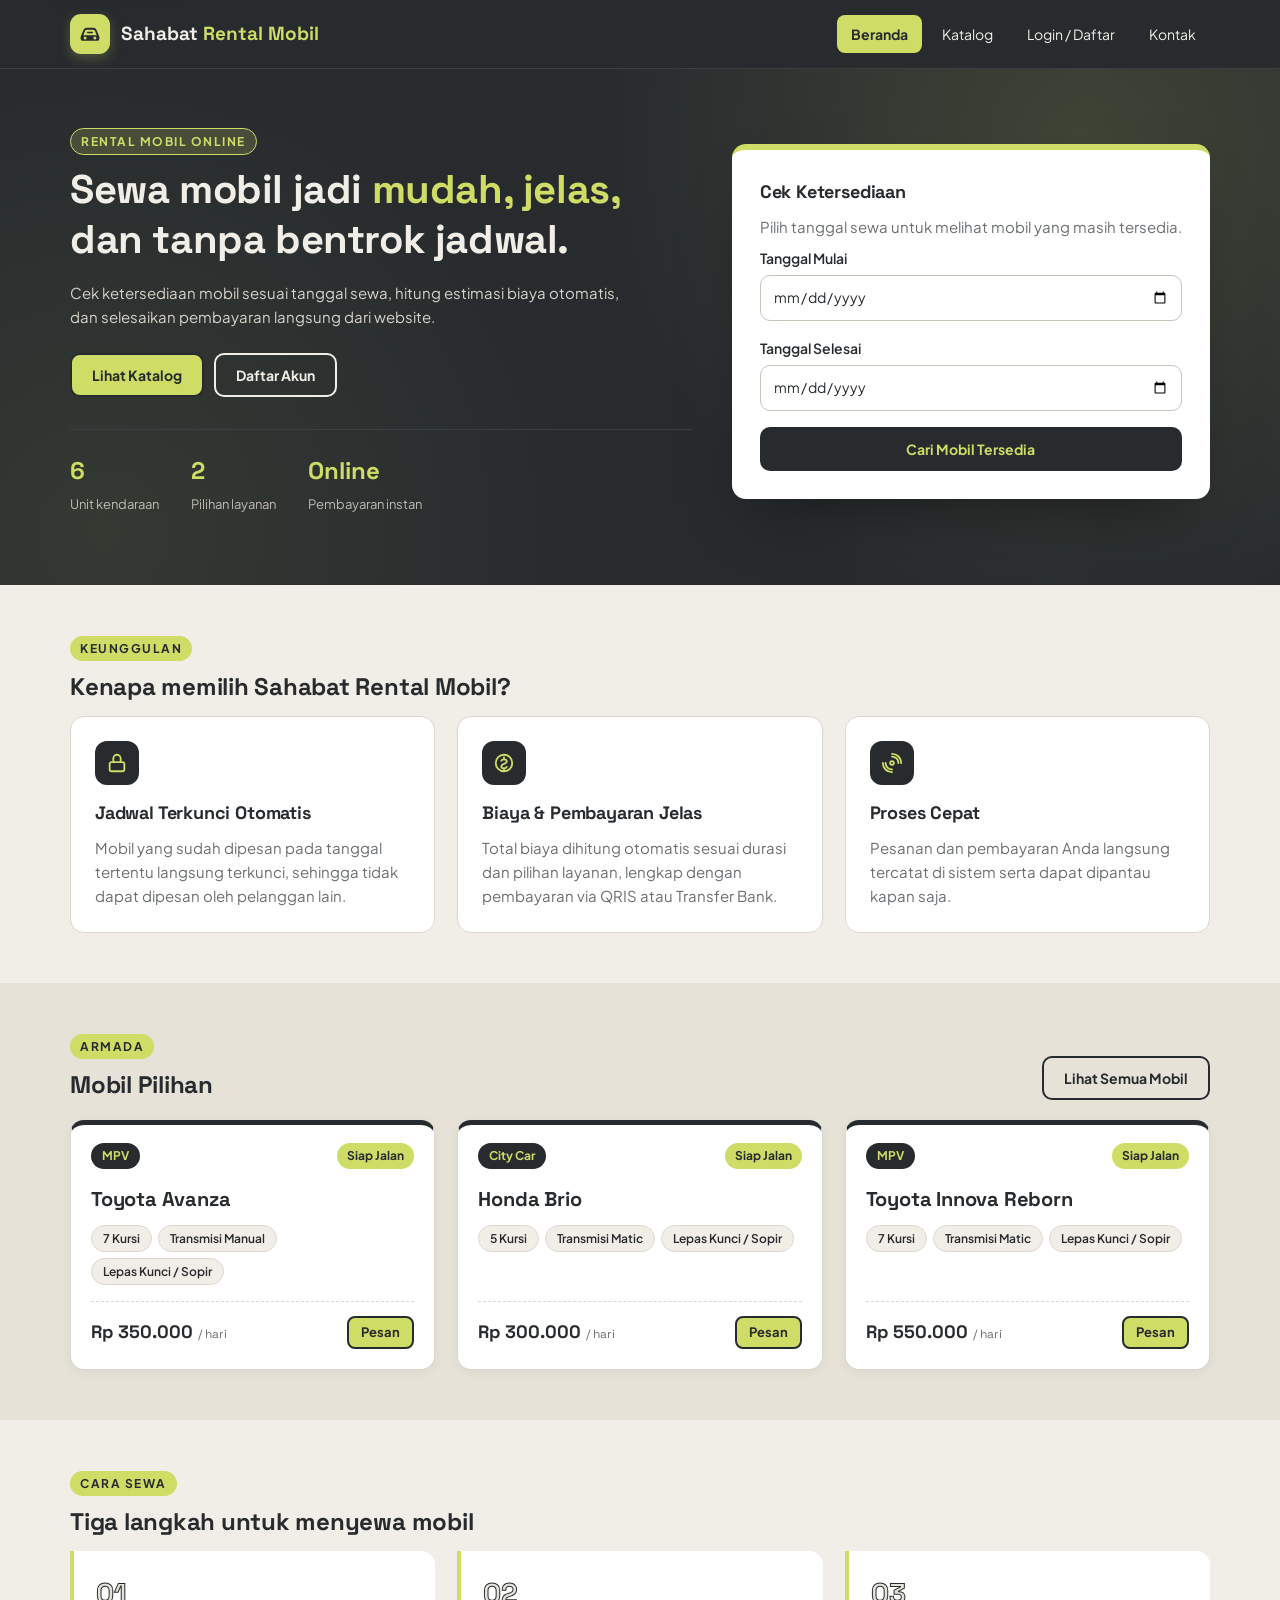
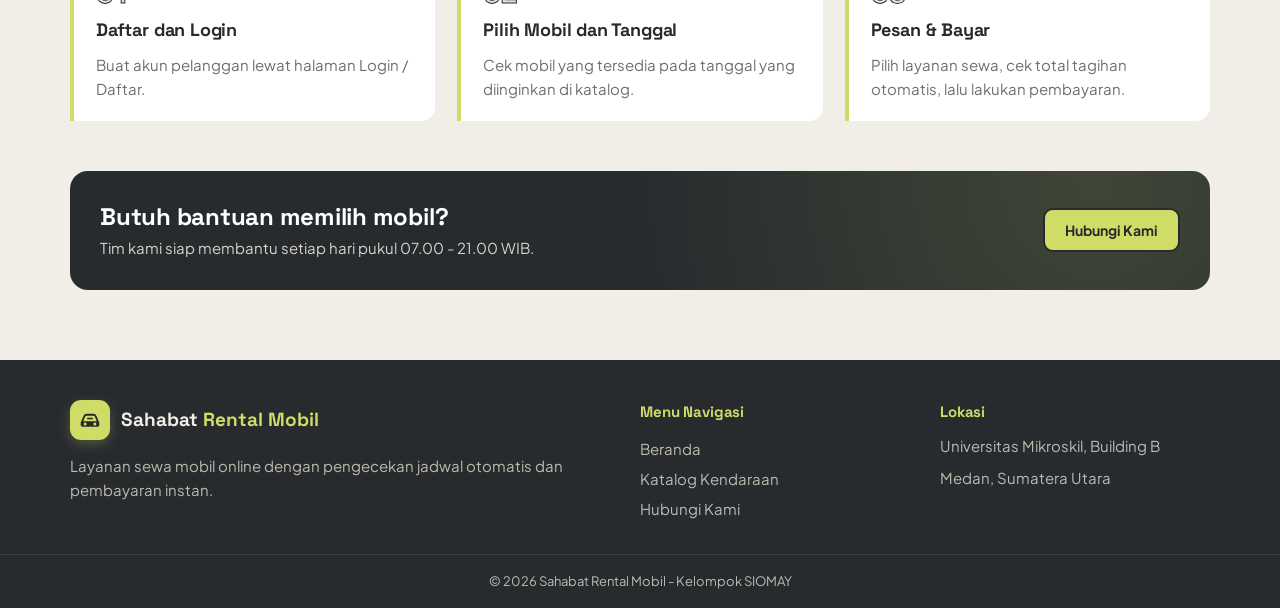
<file: index.html>
<!DOCTYPE html>
<html lang="id">
<head>
  <meta charset="UTF-8">
  <meta name="viewport" content="width=device-width, initial-scale=1.0">
  <title>Beranda - Sahabat Rental Mobil</title>
  <meta name="description" content="Sewa mobil jadi mudah: cek ketersediaan sesuai tanggal, lihat armada, dan pesan langsung secara online.">
  <meta name="theme-color" content="#272B2E">
  <link rel="icon" href="data:image/svg+xml,%3Csvg xmlns='http://www.w3.org/2000/svg' viewBox='0 0 32 32'%3E%3Crect width='32' height='32' rx='8' fill='%23CFDC66'/%3E%3Cpath d='M6 19L9 12C9.5 10.8 10.6 10 12 10H20C21.4 10 22.5 10.8 23 12L26 19' stroke='%23272B2E' stroke-width='2.4' fill='none' stroke-linecap='round'/%3E%3Crect x='5' y='17.5' width='22' height='7' rx='3.5' fill='%23272B2E'/%3E%3C/svg%3E">
  <link rel="preconnect" href="https://fonts.googleapis.com">
  <link rel="preconnect" href="https://fonts.gstatic.com" crossorigin>
  <link href="https://fonts.googleapis.com/css2?family=Plus+Jakarta+Sans:wght@400;600;700&family=Space+Grotesk:wght@500;700&display=swap" rel="stylesheet">
  <link rel="stylesheet" href="style.css">
</head>
<body>

  <!-- Navbar dirender bersama oleh js/script.js -->
  <div id="navbar-root"></div>

  <main>
    <!-- ================= HERO ================= -->
    <section class="hero">
      <div class="container hero-grid">
        <div class="hero-text">
          <span class="label label-light">Rental Mobil Online</span>
          <h1>Sewa mobil jadi <span class="hl">mudah, jelas,</span> dan tanpa bentrok jadwal.</h1>
          <p>Cek ketersediaan mobil sesuai tanggal sewa, hitung estimasi biaya otomatis, dan selesaikan pembayaran langsung dari website.</p>
          <div class="btn-row">
            <a href="katalog.html" class="btn btn-primary">Lihat Katalog</a>
            <a href="login.html#daftar" class="btn btn-ghost" id="hero-btn-daftar">Daftar Akun</a>
          </div>
          <div class="hero-info">
            <div><b id="bk-unit">0</b><span>Unit kendaraan</span></div>
            <div><b>2</b><span>Pilihan layanan</span></div>
            <div><b>Online</b><span>Pembayaran instan</span></div>
          </div>
        </div>
        <form class="search-card" onsubmit="return cariBeranda(event)" novalidate>
          <h3>Cek Ketersediaan</h3>
          <p class="muted">Pilih tanggal sewa untuk melihat mobil yang masih tersedia.</p>
          <div class="alert alert-err" id="bk-err" role="alert" aria-live="assertive"></div>
          <label for="bk-mulai">Tanggal Mulai</label>
          <input type="date" id="bk-mulai">
          <label for="bk-selesai">Tanggal Selesai</label>
          <input type="date" id="bk-selesai">
          <button type="submit" class="btn btn-dark btn-block">Cari Mobil Tersedia</button>
        </form>
      </div>
    </section>

    <!-- ================= KEUNGGULAN ================= -->
    <section class="section">
      <div class="container">
        <span class="label">Keunggulan</span>
        <h2>Kenapa memilih Sahabat Rental Mobil?</h2>
        <div class="grid-3 mt-sm">
          <div class="feature">
            <div class="feature-icon" id="fi-1"></div>
            <h3>Jadwal Terkunci Otomatis</h3>
            <p>Mobil yang sudah dipesan pada tanggal tertentu langsung terkunci, sehingga tidak dapat dipesan oleh pelanggan lain.</p>
          </div>
          <div class="feature">
            <div class="feature-icon" id="fi-2"></div>
            <h3>Biaya &amp; Pembayaran Jelas</h3>
            <p>Total biaya dihitung otomatis sesuai durasi dan pilihan layanan, lengkap dengan pembayaran via QRIS atau Transfer Bank.</p>
          </div>
          <div class="feature">
            <div class="feature-icon" id="fi-3"></div>
            <h3>Proses Cepat</h3>
            <p>Pesanan dan pembayaran Anda langsung tercatat di sistem serta dapat dipantau kapan saja.</p>
          </div>
        </div>
      </div>
    </section>

    <!-- ================= MOBIL PILIHAN ================= -->
    <section class="section section-alt">
      <div class="container">
        <div class="section-head">
          <div><span class="label">Armada</span><h2>Mobil Pilihan</h2></div>
          <a href="katalog.html" class="btn btn-outline">Lihat Semua Mobil</a>
        </div>
        <div class="grid-3" id="bk-list"></div>
      </div>
    </section>

    <!-- ================= CARA SEWA ================= -->
    <section class="section">
      <div class="container">
        <span class="label">Cara Sewa</span>
        <h2>Tiga langkah untuk menyewa mobil</h2>
        <ol class="steps mt-sm">
          <li class="step"><span>01</span><h3>Daftar dan Login</h3><p>Buat akun pelanggan lewat halaman Login / Daftar.</p></li>
          <li class="step"><span>02</span><h3>Pilih Mobil dan Tanggal</h3><p>Cek mobil yang tersedia pada tanggal yang diinginkan di katalog.</p></li>
          <li class="step"><span>03</span><h3>Pesan &amp; Bayar</h3><p>Pilih layanan sewa, cek total tagihan otomatis, lalu lakukan pembayaran.</p></li>
        </ol>
      </div>
    </section>

    <!-- ================= CTA ================= -->
    <section class="section section-flush">
      <div class="container">
        <div class="cta">
          <div>
            <h2>Butuh bantuan memilih mobil?</h2>
            <p>Tim kami siap membantu setiap hari pukul 07.00 - 21.00 WIB.</p>
          </div>
          <a href="kontak.html" class="btn btn-primary">Hubungi Kami</a>
        </div>
      </div>
    </section>
  </main>

  <!-- Footer dirender bersama oleh js/script.js -->
  <div id="footer-root"></div>

  <script src="script.js"></script>
</body>
</html>
</file>
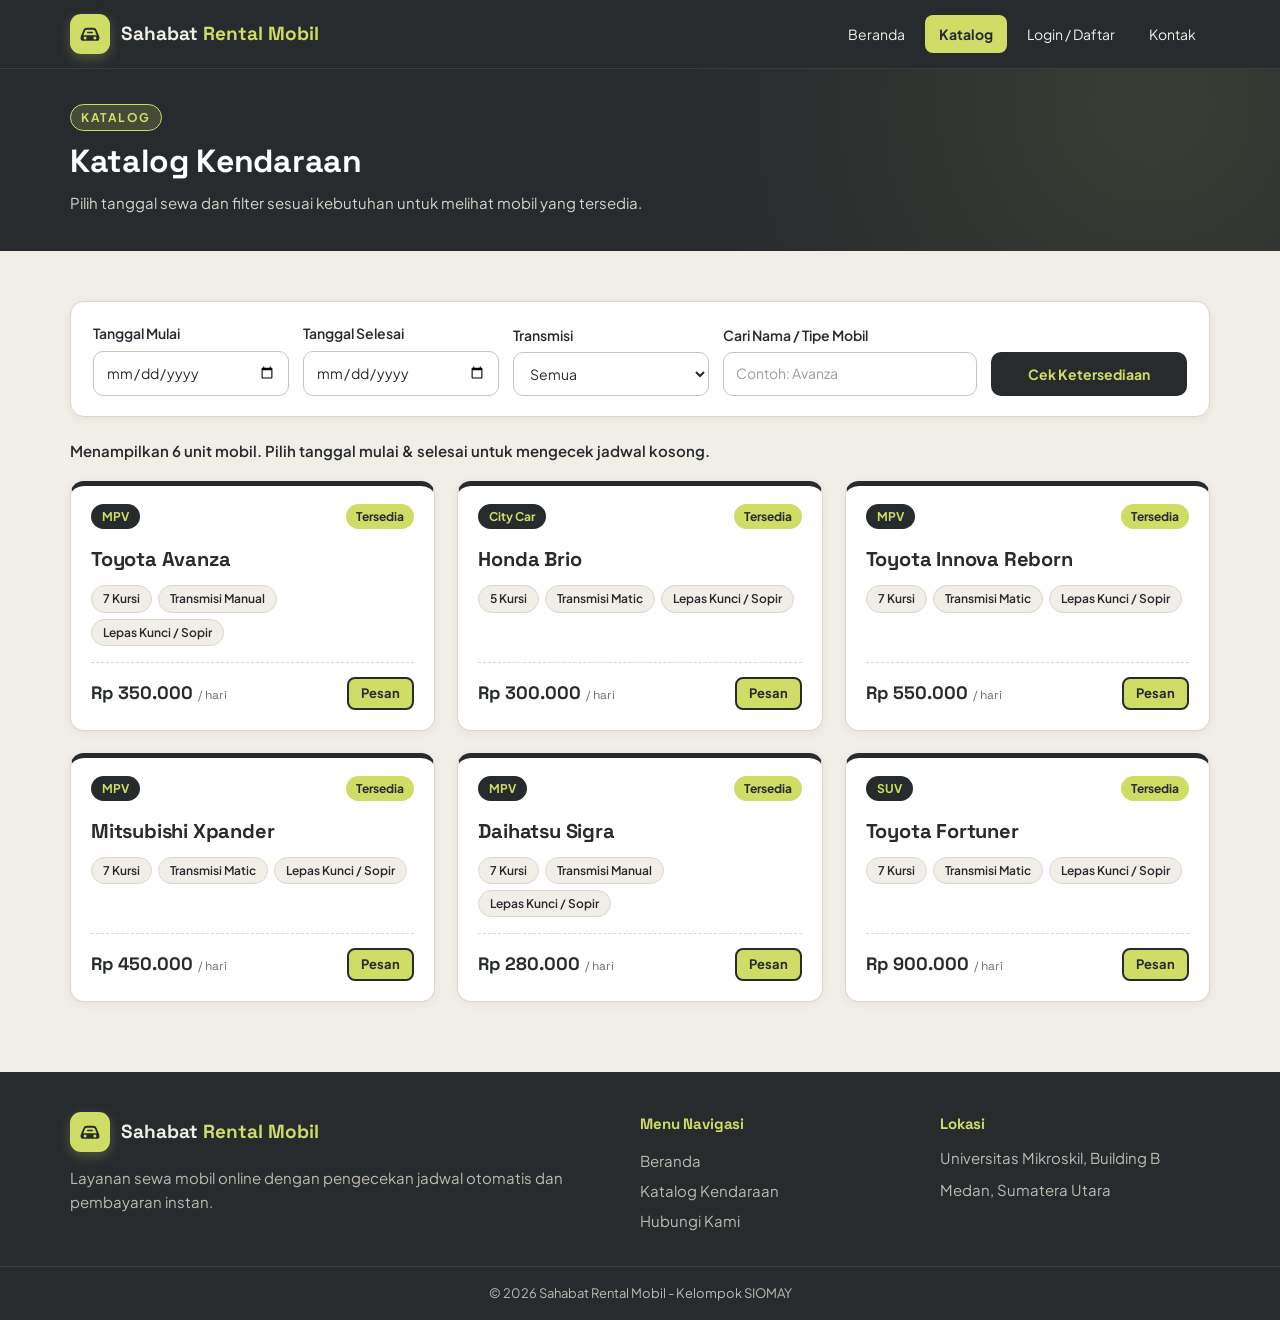
<file: katalog.html>
<!DOCTYPE html>
<html lang="id">
<head>
  <meta charset="UTF-8">
  <meta name="viewport" content="width=device-width, initial-scale=1.0">
  <title>Katalog Kendaraan - Sahabat Rental Mobil</title>
  <meta name="description" content="Katalog armada Sahabat Rental Mobil: cek ketersediaan mobil berdasarkan tanggal sewa, filter transmisi, dan cari nama mobil.">
  <meta name="theme-color" content="#272B2E">
  <link rel="icon" href="data:image/svg+xml,%3Csvg xmlns='http://www.w3.org/2000/svg' viewBox='0 0 32 32'%3E%3Crect width='32' height='32' rx='8' fill='%23CFDC66'/%3E%3Cpath d='M6 19L9 12C9.5 10.8 10.6 10 12 10H20C21.4 10 22.5 10.8 23 12L26 19' stroke='%23272B2E' stroke-width='2.4' fill='none' stroke-linecap='round'/%3E%3Crect x='5' y='17.5' width='22' height='7' rx='3.5' fill='%23272B2E'/%3E%3C/svg%3E">
  <link rel="preconnect" href="https://fonts.googleapis.com">
  <link rel="preconnect" href="https://fonts.gstatic.com" crossorigin>
  <link href="https://fonts.googleapis.com/css2?family=Plus+Jakarta+Sans:wght@400;600;700&family=Space+Grotesk:wght@500;700&display=swap" rel="stylesheet">
  <link rel="stylesheet" href="style.css">
</head>
<body>

  <div id="navbar-root"></div>

  <main>
    <div class="page-head">
      <div class="container">
        <span class="label label-light">Katalog</span>
        <h1>Katalog Kendaraan</h1>
        <p>Pilih tanggal sewa dan filter sesuai kebutuhan untuk melihat mobil yang tersedia.</p>
      </div>
    </div>

    <section class="section">
      <div class="container">
        <form class="box filter-box no-print" onsubmit="event.preventDefault(); tampilKatalog();" novalidate>
          <div class="alert alert-err" id="kt-err" role="alert" aria-live="assertive"></div>
          <div class="filter-grid">
            <div>
              <label for="kt-mulai">Tanggal Mulai</label>
              <input type="date" id="kt-mulai" onchange="tampilKatalog()">
            </div>
            <div>
              <label for="kt-selesai">Tanggal Selesai</label>
              <input type="date" id="kt-selesai" onchange="tampilKatalog()">
            </div>
            <div>
              <label for="kt-transmisi">Transmisi</label>
              <select id="kt-transmisi" onchange="tampilKatalog()">
                <option value="">Semua</option>
                <option>Manual</option>
                <option>Matic</option>
              </select>
            </div>
            <div>
              <label for="kt-cari">Cari Nama / Tipe Mobil</label>
              <input type="search" id="kt-cari" placeholder="Contoh: Avanza" oninput="tampilKatalog()" autocomplete="off">
            </div>
            <div>
              <button type="submit" class="btn btn-dark btn-block">Cek Ketersediaan</button>
            </div>
          </div>
        </form>
        <p class="result-info" id="kt-info" aria-live="polite"></p>
        <div class="grid-3" id="kt-list"></div>
      </div>
    </section>
  </main>

  <div id="footer-root"></div>

  <script src="script.js"></script>
</body>
</html>
</file>
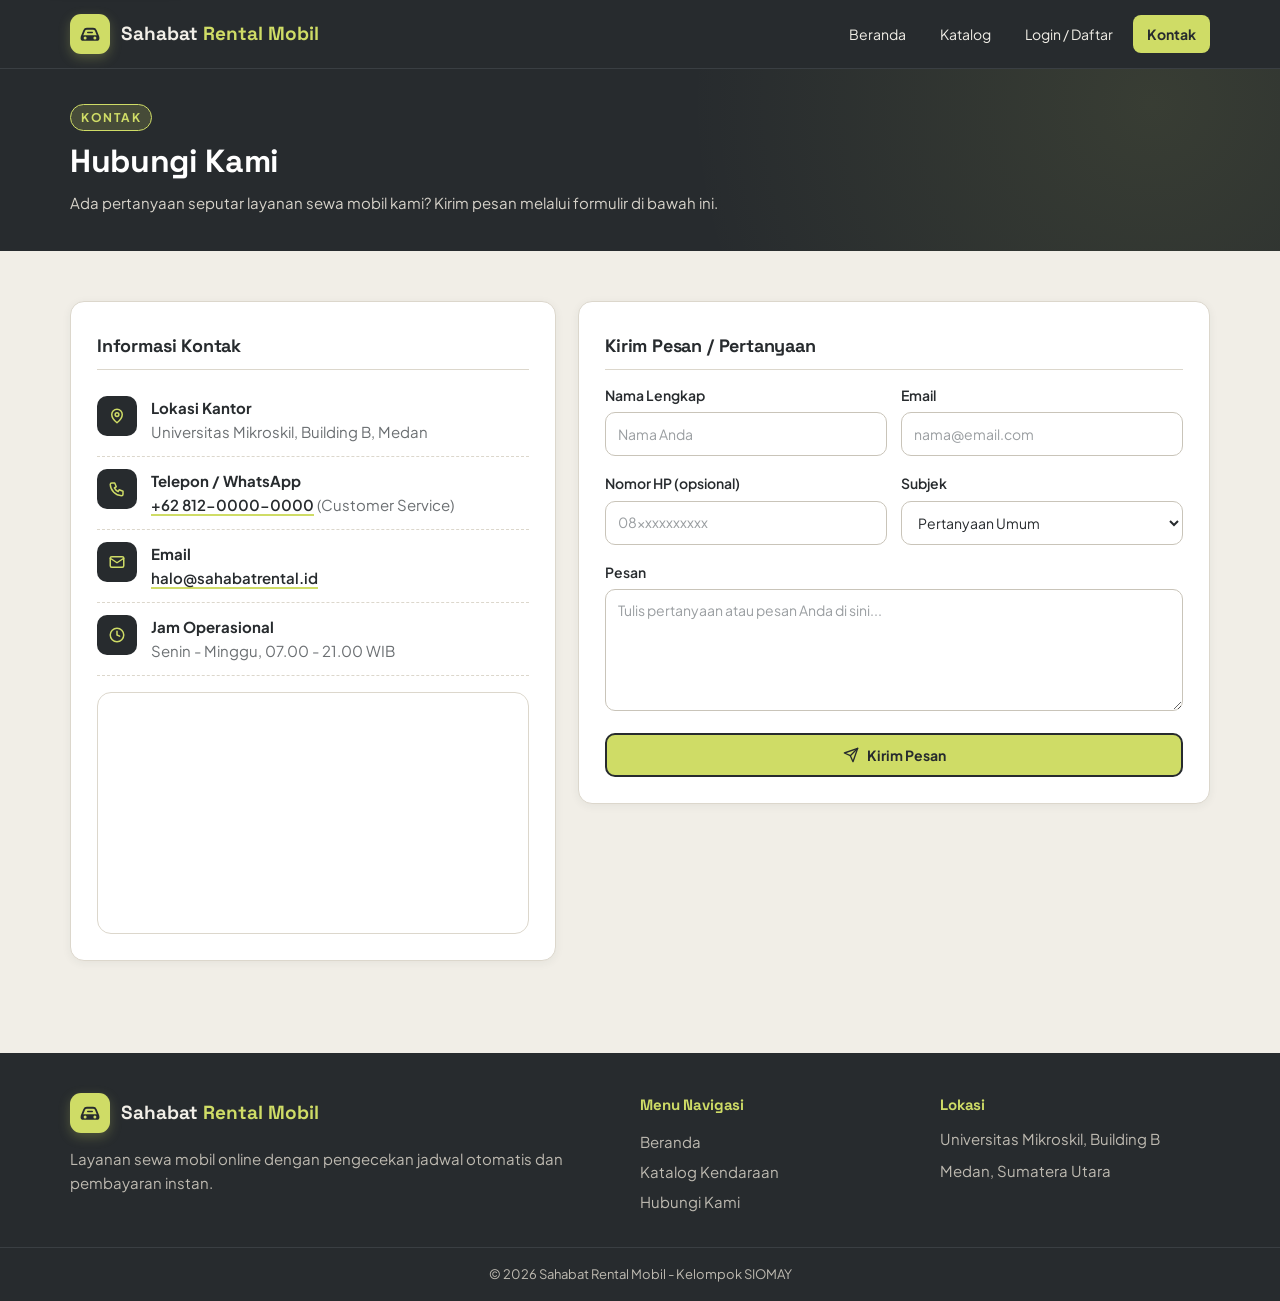
<file: kontak.html>
<!DOCTYPE html>
<html lang="id">
<head>
  <meta charset="UTF-8">
  <meta name="viewport" content="width=device-width, initial-scale=1.0">
  <title>Kontak - Sahabat Rental Mobil</title>
  <meta name="description" content="Hubungi Sahabat Rental Mobil: lokasi peta Google Maps, telepon, email, jam operasional, dan formulir pesan.">
  <meta name="theme-color" content="#272B2E">
  <link rel="icon" href="data:image/svg+xml,%3Csvg xmlns='http://www.w3.org/2000/svg' viewBox='0 0 32 32'%3E%3Crect width='32' height='32' rx='8' fill='%23CFDC66'/%3E%3Cpath d='M6 19L9 12C9.5 10.8 10.6 10 12 10H20C21.4 10 22.5 10.8 23 12L26 19' stroke='%23272B2E' stroke-width='2.4' fill='none' stroke-linecap='round'/%3E%3Crect x='5' y='17.5' width='22' height='7' rx='3.5' fill='%23272B2E'/%3E%3C/svg%3E">
  <link rel="preconnect" href="https://fonts.googleapis.com">
  <link rel="preconnect" href="https://fonts.gstatic.com" crossorigin>
  <link href="https://fonts.googleapis.com/css2?family=Plus+Jakarta+Sans:wght@400;600;700&family=Space+Grotesk:wght@500;700&display=swap" rel="stylesheet">
  <link rel="stylesheet" href="style.css">
</head>
<body>

  <div id="navbar-root"></div>

  <main>
    <div class="page-head">
      <div class="container">
        <span class="label label-light">Kontak</span>
        <h1>Hubungi Kami</h1>
        <p>Ada pertanyaan seputar layanan sewa mobil kami? Kirim pesan melalui formulir di bawah ini.</p>
      </div>
    </div>

    <section class="section">
      <div class="container kontak-grid">
        <!-- Info kontak & Google Maps -->
        <div class="box">
          <h3 class="form-title">Informasi Kontak</h3>
          <div class="info-item">
            <div class="info-icon" id="ic-lokasi"></div>
            <div><b>Lokasi Kantor</b><p>Universitas Mikroskil, Building B, Medan</p></div>
          </div>
          <div class="info-item">
            <div class="info-icon" id="ic-telepon"></div>
            <div><b>Telepon / WhatsApp</b><p><a href="tel:+6281200000000">+62 812-0000-0000</a> (Customer Service)</p></div>
          </div>
          <div class="info-item">
            <div class="info-icon" id="ic-email"></div>
            <div><b>Email</b><p><a href="mailto:halo@sahabatrental.id">halo@sahabatrental.id</a></p></div>
          </div>
          <div class="info-item">
            <div class="info-icon" id="ic-jam"></div>
            <div><b>Jam Operasional</b><p>Senin - Minggu, 07.00 - 21.00 WIB</p></div>
          </div>

          <div class="map-embed">
            <iframe
              src="https://www.google.com/maps/embed?pb=!1m18!1m12!1m3!1d3981.9983291637222!2d98.6880525250919!3d3.587857300298984!2m3!1f0!2f0!3f0!3m2!1i1024!2i768!4f13.1!3m3!1m2!1s0x303131b05672220d%3A0xba277a5eddb19abe!2sUniversitas%20Mikroskil%2C%20Building%20B!5e0!3m2!1sen!2sid!4v1776270482699!5m2!1sen!2sid"
              width="100%"
              height="240"
              style="border:0;"
              allowfullscreen=""
              loading="lazy"
              referrerpolicy="no-referrer-when-downgrade"
              title="Lokasi Sahabat Rental Mobil">
            </iframe>
          </div>
        </div>

        <!-- Form kontak murni untuk pertanyaan/pesan -->
        <div class="box">
          <h3 class="form-title">Kirim Pesan / Pertanyaan</h3>
          <div class="alert alert-err" id="kn-err" role="alert" aria-live="assertive"></div>
          <form onsubmit="return kirimPesan(event)" novalidate>
            <div class="grid-2 gap-sm">
              <div>
                <label for="kn-nama">Nama Lengkap</label>
                <input type="text" id="kn-nama" placeholder="Nama Anda" autocomplete="name" maxlength="60">
              </div>
              <div>
                <label for="kn-email">Email</label>
                <input type="email" id="kn-email" placeholder="nama@email.com" autocomplete="email" maxlength="80">
              </div>
            </div>
            <div class="grid-2 gap-sm">
              <div>
                <label for="kn-hp">Nomor HP (opsional)</label>
                <input type="tel" id="kn-hp" placeholder="08xxxxxxxxxx" autocomplete="tel" inputmode="numeric" maxlength="16">
              </div>
              <div>
                <label for="kn-subjek">Subjek</label>
                <select id="kn-subjek">
                  <option>Pertanyaan Umum</option>
                  <option>Konsultasi Armada</option>
                  <option>Kerja Sama</option>
                  <option>Lainnya</option>
                </select>
              </div>
            </div>
            <label for="kn-pesan">Pesan</label>
            <textarea id="kn-pesan" rows="5" maxlength="1000" placeholder="Tulis pertanyaan atau pesan Anda di sini..."></textarea>
            <button type="submit" class="btn btn-primary btn-block" id="kn-kirim">Kirim Pesan</button>
          </form>
        </div>
      </div>
    </section>
  </main>

  <div id="footer-root"></div>

  <script src="script.js"></script>
</body>
</html>
</file>
<file: style.css>
/* =========================================================
   Sahabat Rental Mobil — css/style.css
   Palet Gen Z: #F1EEE7 (beige), #272B2E (charcoal), #CFDC66 (lemon)
   ========================================================= */
*, *::before, *::after { margin: 0; padding: 0; box-sizing: border-box; }

:root {
  --beige: #F1EEE7;
  --beige-2: #E6E2D8;
  --charcoal: #272B2E;
  --charcoal-2: #3A3F43;
  --lemon: #CFDC66;
  --lemon-soft: rgba(207, 220, 102, 0.18);
  --putih: #FFFFFF;
  --garis: #DCD7CC;
  --abu: #6B6F72;
  --merah: #B4442F;
  --merah-soft: #F6E1DC;
  --kuning: #7A5A00;
  --kuning-soft: #FBEFC9;
  --radius: 14px;
  --radius-lg: 18px;
  --shadow: 0 2px 10px rgba(39, 43, 46, 0.06);
  --shadow-lg: 0 18px 40px -18px rgba(39, 43, 46, 0.18);
  --transisi: 160ms ease;
  --tinggi-navbar: 68px;
}

html { scroll-behavior: smooth; scroll-padding-top: calc(var(--tinggi-navbar) + 16px); -webkit-text-size-adjust: 100%; }
::selection { background: var(--lemon); color: var(--charcoal); }

body {
  font-family: "Plus Jakarta Sans", "Segoe UI", Roboto, Arial, sans-serif;
  font-size: 15px;
  line-height: 1.6;
  color: var(--charcoal);
  background-color: var(--beige);
  -webkit-font-smoothing: antialiased;
  min-height: 100vh;
  display: flex;
  flex-direction: column;
}
main { flex: 1; }
main:focus { outline: none; }
a { color: inherit; text-decoration: none; }
iframe { display: block; }
h1, h2, h3, h4 { font-family: "Space Grotesk", "Segoe UI", sans-serif; letter-spacing: -0.01em; }
h1 { font-size: 32px; line-height: 1.25; margin-bottom: 10px; }
h2 { font-size: 24px; line-height: 1.3; margin-bottom: 12px; }
h3 { font-size: 18px; margin-bottom: 8px; }
p { margin-bottom: 8px; }
small, .muted { color: var(--abu); }
.container { width: 92%; max-width: 1140px; margin: 0 auto; }
.hidden { display: none !important; }
.center { text-align: center; }
.mt { margin-top: 24px; }
.mt-sm { margin-top: 14px; }
.mb { margin-bottom: 24px; }

/* ---------- Aksesibilitas ---------- */
.skip-link { position: absolute; left: 12px; top: -80px; z-index: 200; background-color: var(--lemon); color: var(--charcoal); padding: 10px 16px; border-radius: 10px; font-weight: 700; box-shadow: var(--shadow-lg); transition: top var(--transisi); }
.skip-link:focus { top: 12px; }
a:focus-visible, button:focus-visible, .btn:focus-visible { outline: 3px solid var(--charcoal); outline-offset: 2px; }
.navbar a:focus-visible, .navbar button:focus-visible,
.hero a:focus-visible, .cta a:focus-visible, .footer a:focus-visible,
.auth-side a:focus-visible, .skip-link:focus-visible { outline-color: var(--lemon); }

/* ---------- Label ---------- */
.label { display: inline-block; font-size: 12px; font-weight: 700; letter-spacing: 1.5px; text-transform: uppercase; color: var(--charcoal); background-color: var(--lemon); padding: 3px 10px; border-radius: 20px; margin-bottom: 10px; }
.label-light { background-color: var(--lemon-soft); color: var(--lemon); border: 1px solid var(--lemon); }
.hl { color: var(--lemon); }

/* ---------- Tombol ---------- */
.btn { display: inline-flex; align-items: center; justify-content: center; gap: 8px; padding: 11px 20px; border-radius: 10px; border: 2px solid var(--charcoal); font-size: 14px; font-weight: 700; cursor: pointer; text-align: center; font-family: inherit; line-height: 1.3; white-space: nowrap; transition: transform var(--transisi), background-color var(--transisi), color var(--transisi), box-shadow var(--transisi), border-color var(--transisi); }
.btn svg { width: 16px; height: 16px; flex-shrink: 0; }
.btn:hover { transform: translateY(-1px); }
.btn:active { transform: translateY(0); }
.btn-primary { background-color: var(--lemon); color: var(--charcoal); }
.btn-primary:hover { box-shadow: 0 8px 18px -10px rgba(39, 43, 46, 0.55); }
.btn-dark { background-color: var(--charcoal); color: var(--lemon); }
.btn-dark:hover { box-shadow: 0 8px 18px -10px rgba(39, 43, 46, 0.7); }
.btn-outline { background-color: transparent; color: var(--charcoal); }
.btn-outline:hover { background-color: var(--charcoal); color: var(--lemon); }
.btn-danger { color: var(--merah); border-color: var(--merah); }
.btn-danger:hover { background-color: var(--merah); color: var(--putih); }
.btn-ghost { background-color: transparent; color: var(--beige); border-color: var(--beige); }
.btn-ghost:hover { background-color: var(--beige); color: var(--charcoal); }
.btn-small { padding: 6px 12px; font-size: 13px; border-radius: 8px; }
.btn-block { display: flex; width: 100%; }
.btn[disabled], .btn[disabled]:hover { background-color: var(--beige-2); color: var(--abu); border-color: var(--garis); cursor: not-allowed; transform: none; box-shadow: none; }
.btn-row { display: flex; gap: 10px; flex-wrap: wrap; }
.aksi-group { display: flex; gap: 6px; flex-wrap: wrap; }

/* ---------- Badge ---------- */
.badge { display: inline-block; padding: 3px 10px; border-radius: 20px; font-size: 12px; font-weight: 700; white-space: nowrap; }
.badge-ok { background-color: var(--lemon); color: var(--charcoal); }
.badge-no { background-color: var(--merah-soft); color: var(--merah); }
.badge-dark { background-color: var(--charcoal); color: var(--lemon); }
.badge-warn { background-color: var(--kuning-soft); color: var(--kuning); }
.badge-done { background-color: var(--beige-2); color: var(--abu); }

/* ---------- Form ---------- */
label { display: block; margin-bottom: 6px; font-weight: 600; font-size: 14px; }
input, select, textarea { width: 100%; padding: 11px 12px; margin-bottom: 16px; border: 1px solid #C9C4B9; border-radius: 10px; font-size: 14px; background-color: var(--putih); color: var(--charcoal); font-family: inherit; line-height: 1.4; min-height: 44px; transition: border-color var(--transisi), box-shadow var(--transisi); }
input::placeholder, textarea::placeholder { color: #9A9EA1; }
input:hover, select:hover, textarea:hover { border-color: var(--abu); }
input:focus, select:focus, textarea:focus { outline: none; border-color: var(--charcoal); box-shadow: 0 0 0 3px var(--lemon-soft), 0 0 0 1.5px var(--charcoal); }
input:disabled, select:disabled, textarea:disabled { background-color: var(--beige-2); cursor: not-allowed; }
select { cursor: pointer; }
textarea { resize: vertical; min-height: 0; }
.form-title { padding-bottom: 8px; margin: 4px 0 14px; border-bottom: 1px solid var(--garis); }

/* ---------- Alert & Toast ---------- */
.alert { display: none; padding: 11px 14px; border-radius: 10px; margin-bottom: 16px; font-size: 14px; font-weight: 600; }
.alert.show { display: block; animation: muncul 200ms ease; }
.alert-err { background-color: var(--merah-soft); color: var(--merah); border-left: 4px solid var(--merah); }
.alert-info { background-color: var(--lemon-soft); color: var(--charcoal); border-left: 4px solid var(--lemon); }

.toast { display: none; position: fixed; right: 20px; bottom: 20px; z-index: 100; max-width: 360px; background-color: var(--charcoal); color: var(--beige); border-left: 6px solid var(--lemon); padding: 14px 18px; border-radius: 10px; font-weight: 600; box-shadow: 0 6px 20px rgba(0, 0, 0, 0.2); }
.toast.show { display: block; animation: muncul 220ms ease; }
.toast.err { border-left-color: var(--merah); }
@keyframes muncul { from { opacity: 0; transform: translateY(10px); } to { opacity: 1; transform: translateY(0); } }

/* ---------- Navbar & Logo Baru ---------- */
.navbar { background-color: var(--charcoal); position: sticky; top: 0; z-index: 50; box-shadow: 0 1px 0 var(--charcoal-2); }
.navbar-inner { display: flex; justify-content: space-between; align-items: center; min-height: var(--tinggi-navbar); gap: 16px; flex-wrap: wrap; }
.logo { display: inline-flex; align-items: center; gap: 11px; color: var(--beige); font-size: 19px; font-family: "Space Grotesk", sans-serif; font-weight: 700; }
.logo b { color: var(--lemon); }
.logo-mark { display: inline-flex; width: 40px; height: 40px; border-radius: 11px; background-color: var(--lemon); color: var(--charcoal); align-items: center; justify-content: center; transition: transform var(--transisi); box-shadow: 0 4px 12px rgba(207, 220, 102, 0.25); }
.logo-mark svg { width: 24px; height: 24px; }
.logo:hover .logo-mark { transform: rotate(-6deg) scale(1.04); }
.nav { display: flex; align-items: center; gap: 6px; flex-wrap: wrap; }
.nav a { color: var(--beige); padding: 8px 14px; border-radius: 8px; font-size: 14px; transition: background-color var(--transisi), color var(--transisi); }
.nav a:hover { background-color: var(--charcoal-2); }
.nav a.active { background-color: var(--lemon); color: var(--charcoal); font-weight: 700; }
.nav .user-chip { display: flex; align-items: center; gap: 8px; margin-left: 8px; padding: 4px 4px 4px 12px; border: 1px solid var(--charcoal-2); border-radius: 30px; color: var(--beige); font-size: 13px; }
.nav .user-chip small { color: var(--lemon); text-transform: capitalize; }
.nav .btn-logout { display: inline-flex; align-items: center; gap: 6px; background-color: var(--charcoal-2); color: var(--beige); border: none; padding: 6px 12px; border-radius: 20px; cursor: pointer; font-size: 13px; font-family: inherit; transition: background-color var(--transisi), color var(--transisi); }
.nav .btn-logout:hover { background-color: var(--lemon); color: var(--charcoal); }
.menu-toggle { display: none; align-items: center; gap: 8px; background: none; border: 1px solid var(--beige); color: var(--beige); padding: 6px 12px; border-radius: 8px; cursor: pointer; font-family: inherit; font-size: 14px; }
.menu-toggle[aria-expanded="true"] { background-color: var(--lemon); border-color: var(--lemon); color: var(--charcoal); }

/* ---------- Hero ---------- */
.hero { background-color: var(--charcoal); background-image: radial-gradient(circle at 85% 15%, rgba(207, 220, 102, 0.14), transparent 42%), radial-gradient(circle at 8% 90%, rgba(207, 220, 102, 0.08), transparent 38%); color: var(--beige); padding: 60px 0 70px; }
.hero-grid { display: grid; grid-template-columns: 1.3fr 1fr; gap: 40px; align-items: center; }
.hero-text h1 { font-size: 40px; margin-bottom: 16px; }
.hero-text p { max-width: 560px; color: #D7D3CA; margin-bottom: 24px; }
.hero-info { display: flex; gap: 32px; margin-top: 32px; padding-top: 22px; border-top: 1px solid var(--charcoal-2); flex-wrap: wrap; }
.hero-info b { display: block; font-size: 24px; color: var(--lemon); font-family: "Space Grotesk", sans-serif; }
.hero-info span { font-size: 13px; color: #BEBAB1; }
.search-card { background-color: var(--putih); color: var(--charcoal); border-radius: var(--radius); padding: 28px; border-top: 6px solid var(--lemon); box-shadow: 0 30px 60px -30px rgba(0, 0, 0, 0.5); }

/* ---------- Section & Grid ---------- */
.section { padding: 50px 0; }
.section-flush { padding-top: 0; }
.section-alt { background-color: var(--beige-2); }
.section-head { display: flex; justify-content: space-between; align-items: flex-end; gap: 16px; flex-wrap: wrap; margin-bottom: 20px; }
.section-head.compact { margin-bottom: 12px; align-items: center; }
.section-head h2, .section-head h3 { margin-bottom: 0; }
.page-head { background-color: var(--charcoal); background-image: radial-gradient(circle at 90% 20%, rgba(207, 220, 102, 0.1), transparent 40%); color: var(--beige); padding: 36px 0; }
.page-head h1 { color: var(--putih); }
.page-head p { color: #D7D3CA; margin-bottom: 0; }

.grid-2 { display: grid; grid-template-columns: 1fr 1fr; gap: 20px; }
.grid-3 { display: grid; grid-template-columns: repeat(3, 1fr); gap: 22px; }
.gap-sm { gap: 14px; }

.box { background-color: var(--putih); border: 1px solid var(--garis); border-radius: var(--radius); padding: 26px; margin-bottom: 22px; box-shadow: var(--shadow); }
.empty { text-align: center; padding: 30px 10px; color: var(--abu); grid-column: 1/-1; }

/* ---------- Fitur & Langkah ---------- */
.feature { background-color: var(--putih); border: 1px solid var(--garis); border-radius: var(--radius); padding: 24px; transition: transform var(--transisi), box-shadow var(--transisi); }
.feature:hover { transform: translateY(-3px); box-shadow: var(--shadow-lg); }
.feature-icon { width: 44px; height: 44px; border-radius: 12px; background-color: var(--charcoal); color: var(--lemon); display: flex; align-items: center; justify-content: center; margin-bottom: 14px; }
.feature p { color: var(--abu); margin-bottom: 0; }
.steps { display: grid; grid-template-columns: repeat(3, 1fr); gap: 22px; list-style: none; }
.step { border-left: 4px solid var(--lemon); background-color: var(--putih); padding: 20px 22px; border-radius: 0 var(--radius) var(--radius) 0; }
.step span { font-size: 28px; font-weight: 700; color: var(--beige-2); -webkit-text-stroke: 1px var(--charcoal); font-family: "Space Grotesk", sans-serif; }
.step p { color: var(--abu); margin-bottom: 0; }

/* ---------- Kartu Mobil Tanpa Gambar (Clean & Modern) ---------- */
.car-card { background-color: var(--putih); border: 1px solid var(--garis); border-top: 5px solid var(--charcoal); border-radius: var(--radius); overflow: hidden; display: flex; flex-direction: column; box-shadow: var(--shadow); transition: transform var(--transisi), box-shadow var(--transisi), border-color var(--transisi); }
.car-card:hover { transform: translateY(-3px); box-shadow: var(--shadow-lg); border-top-color: var(--lemon); }
.car-top { display: flex; justify-content: space-between; align-items: center; gap: 8px; padding: 18px 20px 0; }
.type-tag { background-color: var(--charcoal); color: var(--lemon); font-size: 12px; font-weight: 700; padding: 3px 11px; border-radius: 20px; }
.car-body { padding: 14px 20px 20px; display: flex; flex-direction: column; flex: 1; }
.car-body h3 { font-size: 20px; margin-bottom: 10px; }
.chips { display: flex; gap: 6px; flex-wrap: wrap; margin-bottom: 16px; }
.chip { font-size: 12px; font-weight: 600; background-color: var(--beige); border: 1px solid var(--garis); padding: 3px 11px; border-radius: 20px; }
.car-foot { margin-top: auto; display: flex; justify-content: space-between; align-items: center; gap: 10px; flex-wrap: wrap; padding-top: 14px; border-top: 1px dashed var(--garis); }
.price { font-size: 18px; font-weight: 700; font-family: "Space Grotesk", sans-serif; }
.price small { font-size: 12px; font-weight: 400; }

/* ---------- Filter Katalog ---------- */
.filter-box { padding: 20px 22px 4px; }
.filter-grid { display: grid; grid-template-columns: 1fr 1fr 1fr 1.3fr 1fr; gap: 14px; align-items: end; }
.filter-grid .btn { margin-bottom: 16px; }
.result-info { margin: 4px 0 18px; font-weight: 600; }

/* ---------- Form Admin (Kelola Armada) ---------- */
.admin-grid { display: grid; grid-template-columns: minmax(0, 2fr) repeat(4, minmax(0, 1fr)) auto; gap: 14px; align-items: end; }
.admin-actions { margin-bottom: 16px; flex-wrap: nowrap; }
.admin-actions .btn { min-height: 44px; }
.select-sm { margin: 0; padding: 6px 8px; font-size: 13px; width: auto; min-width: 170px; min-height: 0; }

/* ---------- Pemesanan & Pembayaran ---------- */
.pay-options { display: grid; gap: 10px; margin-bottom: 16px; }
.pay-option { display: flex; align-items: center; gap: 12px; padding: 12px 14px; margin-bottom: 0; border: 1.5px solid var(--garis); border-radius: 10px; cursor: pointer; background-color: var(--beige); transition: border-color var(--transisi), background-color var(--transisi), box-shadow var(--transisi); }
.pay-option:hover { border-color: var(--charcoal); }
.pay-option:has(input:checked) { border-color: var(--charcoal); background-color: var(--lemon-soft); box-shadow: inset 0 0 0 1px var(--charcoal); }
.pay-option:has(input:focus-visible) { outline: 3px solid var(--charcoal); outline-offset: 2px; }
.pay-option input[type="radio"] { width: 18px; height: 18px; min-height: 0; margin: 0; flex-shrink: 0; accent-color: var(--charcoal); box-shadow: none; }
.pay-option span b { display: block; font-size: 14px; }
.pay-option span small { font-size: 12px; font-weight: 400; }
.pay-detail { background-color: var(--charcoal); color: var(--beige); border-radius: 12px; padding: 16px 18px; margin-bottom: 18px; border-left: 5px solid var(--lemon); }
.pay-detail b { color: var(--lemon); font-size: 16px; }
.pay-detail .pay-note { margin: 0; font-size: 13px; }
.pay-detail .pay-note b { font-size: inherit; }

.summary-box { position: sticky; top: calc(var(--tinggi-navbar) + 20px); }
.summary-row { display: flex; justify-content: space-between; align-items: center; gap: 12px; padding: 10px 0; border-bottom: 1px dashed var(--garis); font-size: 14px; }
.summary-row b { text-align: right; }
.summary-total { display: flex; justify-content: space-between; align-items: center; gap: 12px; margin-top: 14px; padding: 14px 16px; border-radius: 10px; background-color: var(--charcoal); color: var(--beige); }
.summary-total b { font-size: 20px; color: var(--lemon); font-family: "Space Grotesk", sans-serif; }

/* ---------- Tabel & Stat Card ---------- */
.table-wrap { overflow-x: auto; -webkit-overflow-scrolling: touch; }
.table { width: 100%; border-collapse: collapse; font-size: 14px; }
.table th, .table td { padding: 12px 14px; text-align: left; vertical-align: middle; border-bottom: 1px solid var(--garis); }
.table th { background-color: var(--beige); font-weight: 700; white-space: nowrap; }
.table tbody tr { transition: background-color var(--transisi); }
.table tbody tr:hover { background-color: #FBFAF6; }
.table td small { color: var(--abu); }
.stat-card b { display: block; font-size: 26px; margin-top: 4px; font-family: "Space Grotesk", sans-serif; }

/* ---------- CTA ---------- */
.cta { background-color: var(--charcoal); background-image: radial-gradient(circle at 90% 10%, rgba(207, 220, 102, 0.15), transparent 45%); color: var(--beige); border-radius: var(--radius-lg); padding: 30px; display: flex; justify-content: space-between; align-items: center; gap: 16px; flex-wrap: wrap; }
.cta h2 { color: var(--putih); margin-bottom: 4px; }
.cta p { margin: 0; color: #D7D3CA; }

/* ---------- Auth ---------- */
.auth { display: grid; grid-template-columns: 1fr 1fr; max-width: 960px; background-color: var(--putih); border-radius: var(--radius-lg); overflow: hidden; border: 1px solid var(--garis); box-shadow: var(--shadow); }
.auth-side { background-color: var(--charcoal); background-image: radial-gradient(circle at 20% 100%, rgba(207, 220, 102, 0.12), transparent 50%); color: var(--beige); padding: 40px; }
.auth-side h2 { color: var(--putih); }
.auth-side p { color: #D7D3CA; }
.auth-form { padding: 40px; }
.auth-tabs { display: grid; grid-template-columns: 1fr 1fr; gap: 8px; margin-bottom: 20px; }
.auth-tabs button { padding: 10px 16px; border-radius: 10px; border: 2px solid var(--charcoal); background-color: transparent; font-weight: 700; cursor: pointer; font-family: inherit; font-size: 14px; color: var(--charcoal); transition: background-color var(--transisi), color var(--transisi); }
.auth-tabs button:hover { background-color: var(--beige); }
.auth-tabs button.active { background-color: var(--charcoal); color: var(--lemon); }
.check-list { list-style: none; margin-top: 24px; }
.check-list li { padding: 10px 0 10px 30px; position: relative; border-bottom: 1px solid var(--charcoal-2); }
.check-list li svg { position: absolute; left: 0; top: 12px; width: 20px; height: 20px; border-radius: 50%; background-color: var(--lemon); color: var(--charcoal); padding: 3px; }

/* ---------- Kontak & Google Maps ---------- */
.kontak-grid { display: grid; grid-template-columns: 1fr 1.3fr; gap: 22px; align-items: start; }
.info-item { display: flex; gap: 14px; align-items: flex-start; padding: 12px 0; border-bottom: 1px dashed var(--garis); }
.info-item:last-of-type { border-bottom: none; }
.info-icon { width: 40px; height: 40px; border-radius: 10px; background-color: var(--charcoal); color: var(--lemon); display: flex; align-items: center; justify-content: center; flex-shrink: 0; }
.info-item b { display: block; }
.info-item p { margin: 0; color: var(--abu); }
.info-item p a { color: var(--charcoal); font-weight: 600; text-decoration: underline; text-decoration-color: var(--lemon); text-decoration-thickness: 2px; text-underline-offset: 3px; }
.map-embed { margin-top: 16px; border-radius: var(--radius); overflow: hidden; border: 1px solid var(--garis); line-height: 0; }

/* ---------- Footer ---------- */
.footer { background-color: var(--charcoal); color: #BEBAB1; padding-top: 40px; margin-top: 20px; }
.footer-grid { display: grid; grid-template-columns: 2fr 1fr 1fr; gap: 30px; padding-bottom: 30px; }
.footer h4 { color: var(--lemon); margin-bottom: 10px; }
.footer-grid a:not(.logo) { display: block; padding: 3px 0; transition: color var(--transisi); }
.footer-grid a:not(.logo):hover { color: var(--lemon); }
.footer-bottom { border-top: 1px solid var(--charcoal-2); text-align: center; padding: 16px 0; font-size: 13px; }

/* ---------- Responsif Layar HP & Tablet ---------- */
@media (max-width: 1000px) {
  .hero-grid, .auth, .kontak-grid { grid-template-columns: 1fr; }
  .filter-grid { grid-template-columns: 1fr 1fr; }
  .admin-grid { grid-template-columns: 1fr 1fr 1fr; }
  .admin-grid > div:first-of-type { grid-column: 1 / -1; }
  .summary-box { position: static; }
  .grid-3 { grid-template-columns: repeat(2, 1fr); }
}
@media (max-width: 760px) {
  h1, .hero-text h1 { font-size: 28px; }
  h2 { font-size: 21px; }
  .grid-2, .grid-3, .steps, .footer-grid, .filter-grid, .admin-grid { grid-template-columns: 1fr; }
  .admin-actions .btn { flex: 1; }
  .menu-toggle { display: inline-flex; }
  .nav { display: none; width: 100%; flex-direction: column; align-items: stretch; padding-bottom: 14px; }
  .nav.open { display: flex; animation: muncul 180ms ease; }
  .nav a { display: block; }
  .nav .user-chip { margin-left: 0; justify-content: space-between; }
  .auth-side, .auth-form { padding: 26px; }
  .hero { padding: 40px 0 48px; }
  .hero-info { gap: 22px; }
  .section { padding: 36px 0; }
  .section-flush { padding-top: 0; }
  .box { padding: 20px; }
  .cta { padding: 24px; }
  .toast { left: 12px; right: 12px; bottom: 12px; max-width: none; }
}

/* ---------- Kurangi animasi bila pengguna memintanya ---------- */
@media (prefers-reduced-motion: reduce) {
  html { scroll-behavior: auto; }
  *, *::before, *::after { animation-duration: 0.01ms !important; animation-iteration-count: 1 !important; transition-duration: 0.01ms !important; }
}

@media print {
  .no-print, .toast, .footer, .skip-link, #panel-admin-mobil, #kolom-aksi-admin, .kolom-aksi { display: none !important; }
  body { background-color: var(--putih); display: block; }
  .page-head { background: none; color: var(--charcoal); padding: 0 0 12px; border-bottom: 2px solid var(--charcoal); }
  .page-head h1 { color: var(--charcoal); }
  .page-head p { color: var(--abu); }
  .page-head .label-light { color: var(--charcoal); border-color: var(--charcoal); background: none; }
  .section { padding: 16px 0; }
  .box { box-shadow: none; break-inside: avoid; }
  .table th, .table td { padding: 6px 8px; font-size: 12px; }
  .badge { border: 1px solid currentColor; }
}
</file>
